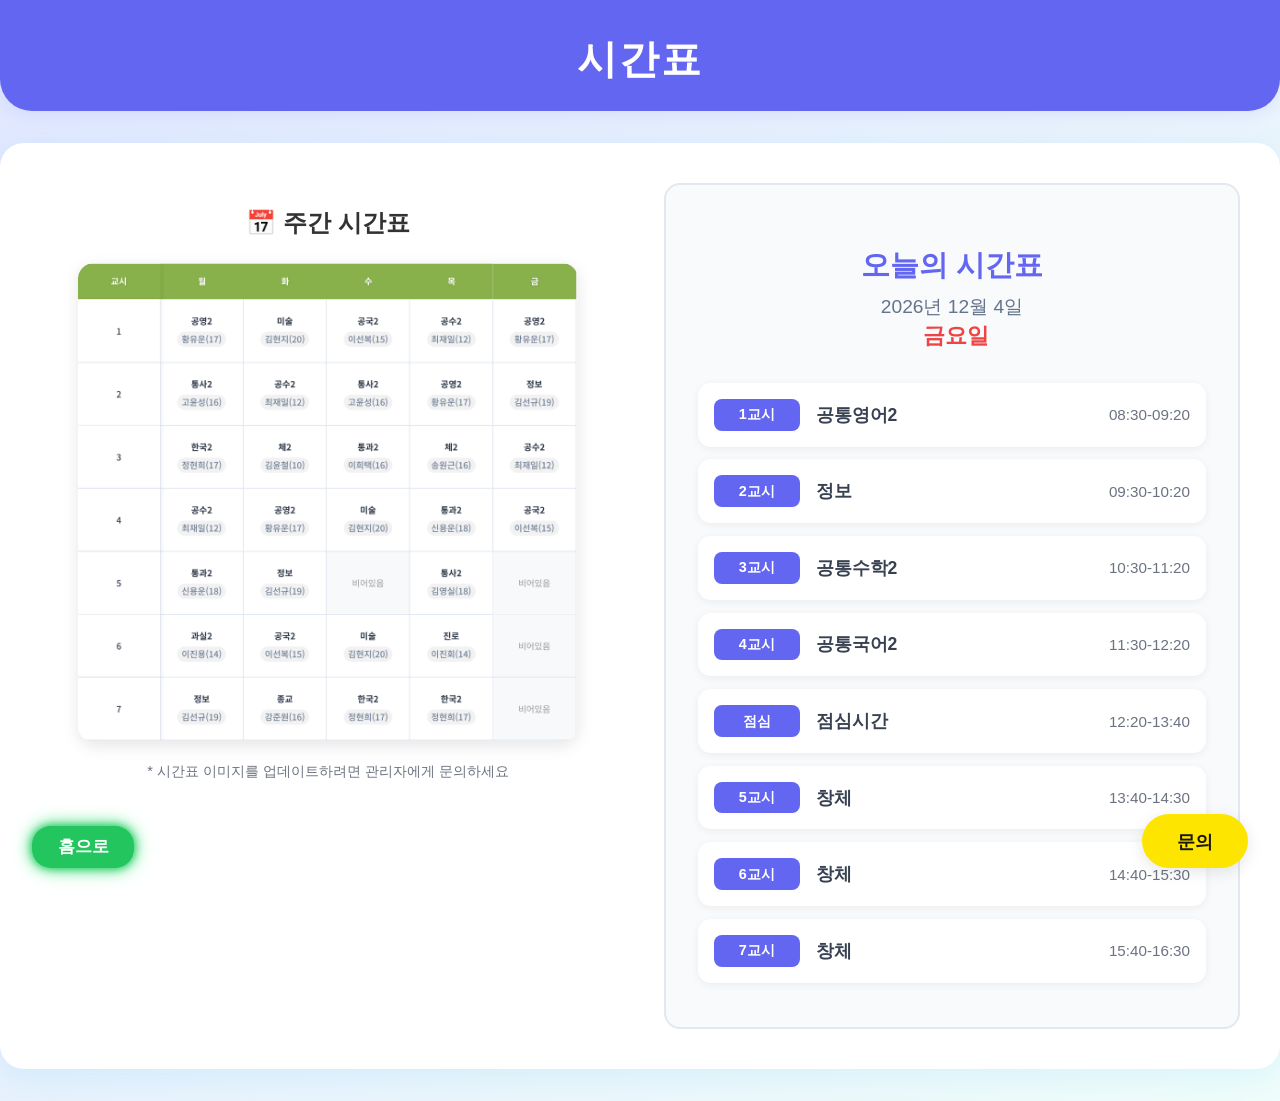
<file: my-website/src/pages/timeline.html>
<!DOCTYPE html>
<html lang="ko">
<head>
    <meta charset="UTF-8">
    <meta name="viewport" content="width=device-width, initial-scale=1.0">
    <title>시간표</title>
    <link rel="stylesheet" href="../styles/main.css">
    <style>
        .timeline-container {
            max-width: 1200px;
            margin: 2rem auto;
            background: #fff;
            border-radius: 1.5rem;
            box-shadow: 0 8px 32px 0 rgba(56,189,248,0.12);
            padding: 2.5rem;
            display: grid;
            grid-template-columns: 1fr 1fr;
            gap: 3rem;
            align-items: start;
        }

        .timetable-image {
            text-align: center;
        }

        .timetable-image img {
            width: 100%;
            max-width: 500px;
            height: auto;
            border-radius: 1rem;
            box-shadow: 0 4px 16px rgba(0,0,0,0.1);
        }

        .timetable-image h3 {
            margin-bottom: 1.5rem;
            color: #333;
            font-size: 1.5rem;
            font-weight: 700;
        }

        .today-schedule {
            background: #f8fafc;
            border-radius: 1rem;
            padding: 2rem;
            border: 2px solid #e2e8f0;
        }

        .today-date {
            text-align: center;
            margin-bottom: 2rem;
        }

        .today-date h3 {
            color: #6366f1;
            font-size: 1.8rem;
            margin-bottom: 0.5rem;
            font-weight: 800;
        }

        .today-date .date {
            color: #64748b;
            font-size: 1.2rem;
            font-weight: 500;
        }

        .today-date .day {
            color: #ef4444;
            font-size: 1.4rem;
            font-weight: 700;
            margin-left: 0.5rem;
        }

        .schedule-list {
            list-style: none;
            padding: 0;
            margin: 0;
        }

        .schedule-item {
            display: flex;
            align-items: center;
            padding: 1rem;
            margin-bottom: 0.8rem;
            background: #fff;
            border-radius: 0.8rem;
            box-shadow: 0 2px 8px rgba(0,0,0,0.06);
            transition: transform 0.2s, box-shadow 0.2s;
        }

        .schedule-item:hover {
            transform: translateY(-2px);
            box-shadow: 0 4px 16px rgba(0,0,0,0.12);
        }

        /* 현재 교시 빨간 네온 효과 */
        .schedule-item.current {
            background: linear-gradient(135deg, #fff1f2 0%, #fef2f2 30%, #fee2e2 70%, #fff1f2 100%);
            border: 2px solid #ef4444;
            box-shadow: 
                0 0 20px rgba(239, 68, 68, 0.3),
                0 0 40px rgba(239, 68, 68, 0.1),
                0 4px 16px rgba(239, 68, 68, 0.15);
            animation: currentPeriodPulse 2s infinite;
            transform: translateY(-2px);
        }

        @keyframes currentPeriodPulse {
            0%, 100% {
                box-shadow: 
                    0 0 20px rgba(239, 68, 68, 0.3),
                    0 0 40px rgba(239, 68, 68, 0.1),
                    0 4px 16px rgba(239, 68, 68, 0.15);
            }
            50% {
                box-shadow: 
                    0 0 30px rgba(239, 68, 68, 0.5),
                    0 0 60px rgba(239, 68, 68, 0.2),
                    0 8px 32px rgba(239, 68, 68, 0.25);
            }
        }

        .schedule-item.current .period {
            background: #ef4444;
            box-shadow: 0 0 10px rgba(239, 68, 68, 0.5);
        }

        .schedule-item.current .subject {
            color: #dc2626;
            font-weight: 700;
        }

        .schedule-item.current .time {
            color: #b91c1c;
            font-weight: 600;
        }

        /* 점심시간이 현재 시간일 때 특별한 스타일 */
        .schedule-item.current.lunch {
            background: linear-gradient(135deg, #fef3e2 0%, #fef3e2 30%, #fed7aa 70%, #fef3e2 100%);
            border: 2px solid #f59e0b;
            box-shadow: 
                0 0 20px rgba(245, 158, 11, 0.3),
                0 0 40px rgba(245, 158, 11, 0.1),
                0 4px 16px rgba(245, 158, 11, 0.15);
            animation: lunchPeriodPulse 2s infinite;
        }

        @keyframes lunchPeriodPulse {
            0%, 100% {
                box-shadow: 
                    0 0 20px rgba(245, 158, 11, 0.3),
                    0 0 40px rgba(245, 158, 11, 0.1),
                    0 4px 16px rgba(245, 158, 11, 0.15);
            }
            50% {
                box-shadow: 
                    0 0 30px rgba(245, 158, 11, 0.5),
                    0 0 60px rgba(245, 158, 11, 0.2),
                    0 8px 32px rgba(245, 158, 11, 0.25);
            }
        }

        .schedule-item.current.lunch .period {
            background: #f59e0b;
            box-shadow: 0 0 10px rgba(245, 158, 11, 0.5);
        }

        .schedule-item.current.lunch .subject {
            color: #d97706;
            font-weight: 700;
        }

        .schedule-item.current.lunch .time {
            color: #b45309;
            font-weight: 600;
        }

        .period {
            background: #6366f1;
            color: white;
            padding: 0.4rem 0.8rem;
            border-radius: 0.5rem;
            font-weight: 700;
            font-size: 0.9rem;
            min-width: 60px;
            text-align: center;
            margin-right: 1rem;
        }

        .subject {
            flex: 1;
            font-size: 1.1rem;
            font-weight: 600;
            color: #374151;
        }

        .time {
            color: #6b7280;
            font-size: 0.95rem;
            font-weight: 500;
        }

        .no-schedule {
            text-align: center;
            color: #6b7280;
            font-size: 1.2rem;
            padding: 2rem;
            background: #fff;
            border-radius: 0.8rem;
            border: 2px dashed #d1d5db;
        }

        @media (max-width: 768px) {
            .timeline-container {
                grid-template-columns: 1fr;
                gap: 2rem;
                padding: 1.5rem;
                margin: 1rem;
            }
            
            .today-schedule {
                padding: 1.5rem;
            }
            
            .schedule-item {
                flex-direction: column;
                align-items: flex-start;
                gap: 0.5rem;
            }
            
            .period {
                margin-right: 0;
                margin-bottom: 0.5rem;
            }
        }
    </style>
</head>
<body>
    <header>
        <h1>시간표</h1>
    </header>

    <div class="timeline-container">
        <!-- 왼쪽: 시간표 사진 -->
        <div class="timetable-image">
            <h3>📅 주간 시간표</h3>
            <img src="../images/timeline.png" alt="시간표" id="timetableImg">
            <p style="margin-top: 1rem; color: #6b7280; font-size: 0.9rem;">
                * 시간표 이미지를 업데이트하려면 관리자에게 문의하세요
            </p>
        </div>

        <!-- 오른쪽: 오늘의 시간표 -->
        <div class="today-schedule">
            <div class="today-date">
                <h3>오늘의 시간표</h3>
                <div class="date" id="todayDate">2025년 8월 5일</div>
                <div class="day" id="todayDay">월요일</div>
            </div>

            <ul class="schedule-list" id="scheduleList">
                <!-- JavaScript로 동적 생성 -->
            </ul>
        </div>
    </div>

    <a href="../index.html" class="home-neon-btn">홈으로</a>
    <footer></footer>
    <a href="https://open.kakao.com/o/s9IjzNKh" target="_blank" class="inquiry-btn">문의</a>

    <script>
        // 요일별 시간표 데이터 (1학년 5반)
        const weeklySchedule = {
            0: [], // 일요일 - 휴일
            1: [ // 월요일
                { period: '1교시', subject: '공통영어2', time: '08:30-09:20' },
                { period: '2교시', subject: '공통사회2(고윤성)', time: '09:30-10:20' },
                { period: '3교시', subject: '한국사', time: '10:30-11:20' },
                { period: '4교시', subject: '공통수학2', time: '11:30-12:20' },
                { period: '점심', subject: '점심시간', time: '12:20-13:40' },
                { period: '5교시', subject: '통합과학2', time: '13:40-14:30' },
                { period: '6교시', subject: '과탐실2', time: '14:40-15:30' },
                { period: '7교시', subject: '정보', time: '15:40-16:30' }
            ],
            2: [ // 화요일
                { period: '1교시', subject: '미술', time: '08:30-09:20' },
                { period: '2교시', subject: '공통수학2', time: '09:30-10:20' },
                { period: '3교시', subject: '체육2', time: '10:30-11:20' },
                { period: '4교시', subject: '공통영어2', time: '11:30-12:20' },
                { period: '점심', subject: '점심시간', time: '12:20-13:40' },
                { period: '5교시', subject: '정보', time: '13:40-14:30' },
                { period: '6교시', subject: '공통국어2', time: '14:40-15:30' },
                { period: '7교시', subject: '종교', time: '15:40-16:30' }
            ],
            3: [ // 수요일
                { period: '1교시', subject: '공통국어2', time: '08:30-09:20' },
                { period: '2교시', subject: '통합사회2(고윤성)', time: '09:30-10:20' },
                { period: '3교시', subject: '통합과학2', time: '10:30-11:20' },
                { period: '4교시', subject: '미술', time: '11:30-12:20' },
                { period: '점심', subject: '점심시간', time: '12:20-13:40' },
                { period: '5교시', subject: '공강', time: '13:40-14:30' },
                { period: '6교시', subject: '미술', time: '14:40-15:30' },
                { period: '7교시', subject: '한국사2', time: '15:40-16:30' }
            ],
            4: [ // 목요일
                { period: '1교시', subject: '공통수학2', time: '08:30-09:20' },
                { period: '2교시', subject: '공통영어2', time: '09:30-10:20' },
                { period: '3교시', subject: '체육2', time: '10:30-11:20' },
                { period: '4교시', subject: '통합과학2', time: '11:30-12:20' },
                { period: '점심', subject: '점심시간', time: '12:20-13:40' },
                { period: '5교시', subject: '통합사회2(김영실)', time: '13:40-14:30' },
                { period: '6교시', subject: '진로', time: '14:40-15:30' },
                { period: '7교시', subject: '한국사2', time: '15:40-16:30' }
            ],
            5: [ // 금요일
                { period: '1교시', subject: '공통영어2', time: '08:30-09:20' },
                { period: '2교시', subject: '정보', time: '09:30-10:20' },
                { period: '3교시', subject: '공통수학2', time: '10:30-11:20' }, 
                { period: '4교시', subject: '공통국어2', time: '11:30-12:20' },
                { period: '점심', subject: '점심시간', time: '12:20-13:40' },
                { period: '5교시', subject: '창체', time: '13:40-14:30' },
                { period: '6교시', subject: '창체', time: '14:40-15:30' },
                { period: '7교시', subject: '창체', time: '15:40-16:30' }
            ],
            6: [] // 토요일 - 휴일
        };

        function updateTodaySchedule() {
            const today = new Date();
            const year = today.getFullYear();
            const month = today.getMonth() + 1;
            const date = today.getDate();
            const dayOfWeek = today.getDay();
            
            const dayNames = ['일요일', '월요일', '화요일', '수요일', '목요일', '금요일', '토요일'];
            
            // 날짜 업데이트
            document.getElementById('todayDate').textContent = `${year}년 ${month}월 ${date}일`;
            document.getElementById('todayDay').textContent = dayNames[dayOfWeek];
            
            // 시간표 업데이트
            const scheduleList = document.getElementById('scheduleList');
            const todaySchedule = weeklySchedule[dayOfWeek];
            
            if (todaySchedule.length === 0) {
                scheduleList.innerHTML = '<div class="no-schedule">📅 오늘은 휴일입니다!</div>';
            } else {
                const currentPeriodIndex = getCurrentPeriod(todaySchedule);
                
                scheduleList.innerHTML = todaySchedule.map((item, index) => {
                    const isCurrentPeriod = index === currentPeriodIndex;
                    const isLunch = item.period === '점심';
                    const currentClass = isCurrentPeriod ? (isLunch ? 'current lunch' : 'current') : '';
                    
                    return `
                        <li class="schedule-item ${currentClass}">
                            <div class="period">${item.period}</div>
                            <div class="subject">${item.subject}</div>
                            <div class="time">${item.time}</div>
                        </li>
                    `;
                }).join('');
            }
        }

        // 현재 시간에 해당하는 교시를 찾는 함수
        function getCurrentPeriod(schedule) {
            const now = new Date();
            const currentTime = now.getHours() * 60 + now.getMinutes(); // 분 단위로 변환
            
            for (let i = 0; i < schedule.length; i++) {
                const timeRange = schedule[i].time;
                
                const [startTime, endTime] = timeRange.split('-');
                const [startHour, startMin] = startTime.split(':').map(Number);
                const [endHour, endMin] = endTime.split(':').map(Number);
                
                const startMinutes = startHour * 60 + startMin;
                const endMinutes = endHour * 60 + endMin;
                
                // 현재 시간이 해당 교시(점심시간 포함) 시간 범위에 있는지 확인
                if (currentTime >= startMinutes && currentTime <= endMinutes) {
                    return i;
                }
            }
            
            return -1; // 현재 교시가 없음
        }

        // 페이지 로드 시 실행
        document.addEventListener('DOMContentLoaded', function() {
            updateTodaySchedule();
            
            // 1분마다 현재 교시 업데이트
            setInterval(updateTodaySchedule, 60000);
            
            // 시간표 이미지 에러 처리
            const timetableImg = document.getElementById('timetableImg');
            timetableImg.onerror = function() {
                this.style.display = 'none';
                this.parentNode.innerHTML += '<div style="padding: 3rem; background: #f1f5f9; border-radius: 1rem; color: #64748b; text-align: center; border: 2px dashed #cbd5e1;"><p style="font-size: 1.2rem; margin: 0;">📋</p><p style="margin: 0.5rem 0 0 0;">시간표 이미지를 준비 중입니다</p></div>';
            };
        });
    </script>
</body>
</html>
</file>
<file: my-website/src/styles/main.css>
body {
    font-family: 'Pretendard', 'Noto Sans KR', Arial, sans-serif;
    background: linear-gradient(135deg, #e0e7ff 0%, #f0fdfa 100%);
    margin: 0;
    padding: 0;
    min-height: 100vh;
}

header {
    background: #6366f1;
    color: #fff;
    padding: 2rem 0 1rem 0;
    text-align: center;
    box-shadow: 0 4px 16px rgba(99,102,241,0.1);
    border-radius: 0 0 2rem 2rem;
    animation: fadeInDown 1s;
}

@keyframes fadeInDown {
    from { opacity: 0; transform: translateY(-40px);}
    to { opacity: 1; transform: translateY(0);}
}

h1 {
    margin: 0 0 0.5rem 0;
    font-size: 2.5rem;
    letter-spacing: 2px;
}

nav {
    display: flex;
    justify-content: center;
    align-items: center;
    margin: 2.5rem 0 2rem 0;
}

.button {
    display: inline-block;
    padding: 2rem 5rem;
    margin: 0.5rem;
    background: linear-gradient(90deg, #6366f1 0%, #38bdf8 100%);
    color: #fff;
    border: none;
    border-radius: 1.2rem;
    font-size: 2.2rem;
    font-weight: 800;
    cursor: pointer;
    box-shadow: 0 4px 24px rgba(56,189,248,0.18);
    transition: transform 0.2s, box-shadow 0.2s, background 0.3s;
    text-decoration: none;
    letter-spacing: 1px;
    text-align: center;
}

.button:hover {
    transform: scale(1.04);
    background: linear-gradient(90deg, #38bdf8 0%, #6366f1 100%);
    box-shadow: 0 8px 32px rgba(56,189,248,0.22);
}

main {
    max-width: 600px;
    margin: 2rem auto;
    background: #fff;
    border-radius: 1.5rem;
    box-shadow:
        0 8px 32px 0 rgba(56,189,248,0.12),
        0 1.5px 6px 0 rgba(99,102,241,0.08),
        0 0.5px 1.5px 0 rgba(0,0,0,0.04);
    padding: 2rem;
    animation: fadeInUp 1s;
    transition: box-shadow 0.3s;
    position: relative;
    overflow: hidden;
}

main::before {
    content: "";
    position: absolute;
    left: -40px;
    top: -40px;
    width: 120px;
    height: 120px;
    background: radial-gradient(circle, #a5b4fc33 0%, transparent 80%);
    z-index: 0;
}

main > * {
    position: relative;
    z-index: 1;
}

@keyframes fadeInUp {
    from { opacity: 0; transform: translateY(40px);}
    to { opacity: 1; transform: translateY(0);}
}

footer {
    text-align: center;
    color: #888;
    margin: 2rem 0 1rem 0;
    font-size: 0.95rem;
}

.main-container {
    max-width: 1200px;
    margin: 5rem auto 0 auto;
    padding: 0 2rem;
    display: grid;
    grid-template-columns: repeat(2, 1fr);
    column-gap: 1.0rem;
    row-gap: 0rem;
    align-items: start;
}

.main-box-link {
    display: block;
    text-decoration: none;
    width: 100%;
}

/* 세 번째 박스(시간표)를 위로 당기기 */
.main-box-link:nth-child(3) {
    margin-top: -2.5rem;
}

.main-box-link:nth-child(4) {
    margin-top: -2.5rem;
}

.main-box-link:nth-child(5) {
    margin-top: -2.5rem;
}

.main-box-link:nth-child(6) {
    margin-top: -2.5rem;
}

.main-box-link main {
    background: linear-gradient(135deg, #ffffff 0%, #f8fafc 30%, #f1f5f9 70%, #ffffff 100%);
    border-radius: 1.5rem;
    box-shadow:
        0 8px 32px 0 rgba(56,189,248,0.12),
        0 1.5px 6px 0 rgba(99,102,241,0.08),
        0 0.5px 1.5px 0 rgba(0,0,0,0.04);
    padding: 2.5rem 2rem;
    text-align: center;
    transition: box-shadow 0.2s, transform 0.2s, background 0.3s;
    cursor: pointer;
    height: 100%;
    display: flex;
    flex-direction: column;
    justify-content: center;
    position: relative;
    overflow: hidden;
}

.main-box-link main:hover {
    background: linear-gradient(135deg, #f0f9ff 0%, #e0f2fe 30%, #bae6fd 70%, #dbeafe 100%);
    box-shadow:
        0 16px 48px 0 rgba(56,189,248,0.18),
        0 3px 12px 0 rgba(99,102,241,0.12),
        0 1px 3px 0 rgba(0,0,0,0.08);
    transform: translateY(-4px) scale(1.03);
}

.main-box-link h1 {
    color: #222;
    font-size: 2.2rem;
    font-weight: 800;
    margin-bottom: 1.2rem;
}

.main-box-link p {
    color: #333;
    font-size: 1.15rem;
    margin: 0;
}

/* 모바일 반응형: 768px 이하에서 1열로 변경 */
@media (max-width: 768px) {
    .main-container {
        grid-template-columns: 1fr;
        row-gap: 0rem;
        padding: 0 1rem;
        margin: 4rem auto 0 auto;
    }
    
    /* 모바일에서 시간표 박스를 더 위로 당기기 */
    .main-box-link:nth-child(1) {
    margin-top: -2.5rem;
    }
    
    .main-box-link:nth-child(2) {
    margin-top: -2.5rem;
    }

    .main-box-link:nth-child(3) {
    margin-top: -2.5rem;
    }

    .main-box-link:nth-child(4) {
    margin-top: -2.5rem;
    }

    .main-box-link:nth-child(5) {
    margin-top: -2.5rem;
    }

    .main-box-link:nth-child(6) {
    margin-top: -2.5rem;
    }
    
    .main-box-link h1 {
        font-size: 1.8rem;
    }
    
    .main-box-link p {
        font-size: 1rem;
    }
    
    .main-box-link main {
        padding: 2rem 1.5rem;
    }
}

.home-neon-btn {
    position: fixed;
    left: 32px;
    bottom: 32px;
    z-index: 1000;
    display: inline-block;
    padding: 0.6rem 1.6rem;
    font-size: 1.05rem;
    font-weight: 700;
    color: #fff;
    background: #22c55e;
    border: none;
    border-radius: 1.2rem;
    text-decoration: none;
    box-shadow:
        0 0 8px #22c55e,
        0 0 16px #4ade80,
        0 0 24px #bbf7d0;
    transition: box-shadow 0.2s, transform 0.2s, background 0.2s;
}

.home-neon-btn:hover {
    background: #16a34a;
    box-shadow:
        0 0 16px #4ade80,
        0 0 32px #22c55e,
        0 0 48px #bbf7d0;
    transform: scale(1.07);
}

.card-list {
    display: flex;
    flex-direction: column;
    gap: 1.5rem;
    margin-top: 1.5rem;
}

.card {
    background: #fff;
    border-radius: 1.2rem;
    box-shadow:
        0 4px 16px 0 rgba(56,189,248,0.10),
        0 1px 4px 0 rgba(99,102,241,0.06);
    padding: 1.5rem 1.5rem 1.2rem 1.5rem;
    transition: box-shadow 0.2s, transform 0.2s;
    position: relative;
}

.card:hover {
    box-shadow:
        0 8px 32px 0 rgba(56,189,248,0.16),
        0 2px 8px 0 rgba(99,102,241,0.10);
    transform: translateY(-4px) scale(1.02);
}

.card h3 {
    margin: 0 0 0.5rem 0;
    font-size: 1.35rem;
    color: #222;
    font-weight: 800;
}

.card .date {
    color: #38bdf8;
    font-weight: 700;
    margin-bottom: 0.5rem;
}

.card .desc {
    color: #444;
    font-size: 1.05rem;
    margin: 0;
}

.full-width-main {
    max-width: 1200px;
    margin: 2.5rem auto;
    background: #fff;
    border-radius: 1.5rem;
    box-shadow:
        0 8px 32px 0 rgba(56,189,248,0.12),
        0 1.5px 6px 0 rgba(99,102,241,0.08),
        0 0.5px 1.5px 0 rgba(0,0,0,0.04);
    padding: 2.5rem 2rem;
    animation: fadeInUp 1s;
    transition: box-shadow 0.3s;
    position: relative;
}

.card-list.grid {
    display: grid;
    grid-template-columns: repeat(3, 1fr);
    gap: 2rem;
    margin-top: 2rem;
}

.card {
    background: #f9fafb;
    border-radius: 1.2rem;
    box-shadow:
        0 4px 16px 0 rgba(56,189,248,0.10),
        0 1px 4px 0 rgba(99,102,241,0.06);
    padding: 1.5rem 1.2rem 1.2rem 1.2rem;
    transition: box-shadow 0.2s, transform 0.2s;
    position: relative;
    min-height: 180px;
    display: flex;
    flex-direction: column;
    justify-content: flex-start;
}

.card:hover {
    box-shadow:
        0 8px 32px 0 rgba(56,189,248,0.16),
        0 2px 8px 0 rgba(99,102,241,0.10);
    transform: translateY(-4px) scale(1.02);
}

.card h3 {
    margin: 0 0 0.5rem 0;
    font-size: 1.25rem;
    color: #222;
    font-weight: 800;
}

.card .date {
    color: #38bdf8;
    font-weight: 700;
    margin-bottom: 0.5rem;
}

.card .desc {
    color: #444;
    font-size: 1.05rem;
    margin: 0;
}

@media (max-width: 900px) {
    .card-list.grid {
        grid-template-columns: repeat(2, 1fr);
    }
}
@media (max-width: 600px) {
    .card-list.grid {
        grid-template-columns: 1fr;
    }
    .full-width-main {
        padding: 1.2rem 0.5rem;
    }
}

.card.scheduled {
    border: 2.5px solid #38bdf8;
    background: #f0f9ff;
}
.card.urgent {
    border: 2.5px solid #ef4444;
    background: #fff0f0;
    box-shadow: 0 0 12px #ef444455;
}
.card.done {
    border: 2.5px solid #22c55e;
    background: #f0fff4;
    opacity: 0.92;
}

.status-guide {
    position: fixed;
    top: 18px;
    right: 18px;
    background: rgba(255,255,255,0.92);
    border-radius: 0.6rem;
    padding: 0.4rem 0.8rem;
    font-size: 0.92rem;
    color: #333;
    box-shadow: 0 2px 8px rgba(56,189,248,0.08);
    line-height: 1.5;
    text-align: left;
    z-index: 1000;
    min-width: 180px;
    max-width: 240px;
    pointer-events: none; /* 클릭 방지 */
    opacity: 0.93;
}
.urgent-guide { color: #ef4444; font-weight: bold; }
.scheduled-guide { color: #38bdf8; font-weight: bold; }
.done-guide { color: #22c55e; font-weight: bold; }

/* 기본: 가로 3개 */
.card-list.grid {
    display: grid;
    grid-template-columns: repeat(3, 1fr);
    gap: 2rem;
    margin-top: 2rem;
    grid-auto-rows: 1fr;
    align-items: stretch;
}

/* 태블릿: 가로 2개 */
@media (max-width: 900px) {
    .card-list.grid {
        grid-template-columns: repeat(2, 1fr);
        gap: 1.2rem;
    }
}

/* 모바일: 가로 1개 */
@media (max-width: 600px) {
    .card-list.grid {
        grid-template-columns: 1fr;
        gap: 0.8rem;
    }
    .card {
        font-size: 1rem;
        padding: 1.1rem 0.7rem;
    }
    .full-width-main {
        padding: 1rem 0.2rem;
        border-radius: 0.7rem;
    }
    header h1, main h2 {
        font-size: 1.25rem;
    }
}

.card.empty {
    background: transparent !important;
    border: none !important;
    box-shadow: none !important;
    pointer-events: none;
    min-height: 0 !important;
    height: 100%;
    margin: 0;
    padding: 0;
}

.inquiry-btn {
    position: fixed;
    bottom: 32px;
    right: 32px;
    z-index: 1001;
    background: #fee500;
    color: #181600;
    font-weight: bold;
    border: none;
    border-radius: 2rem;
    padding: 0.9rem 2.2rem;
    font-size: 1.15rem;
    box-shadow: 0 4px 16px rgba(0,0,0,0.10);
    text-decoration: none;
    transition: background 0.2s, box-shadow 0.2s, transform 0.2s;
}

.inquiry-btn:hover {
    background: #ffe066;
    box-shadow: 0 8px 32px rgba(0,0,0,0.16);
    transform: translateY(-2px) scale(1.04);
}
</file>
